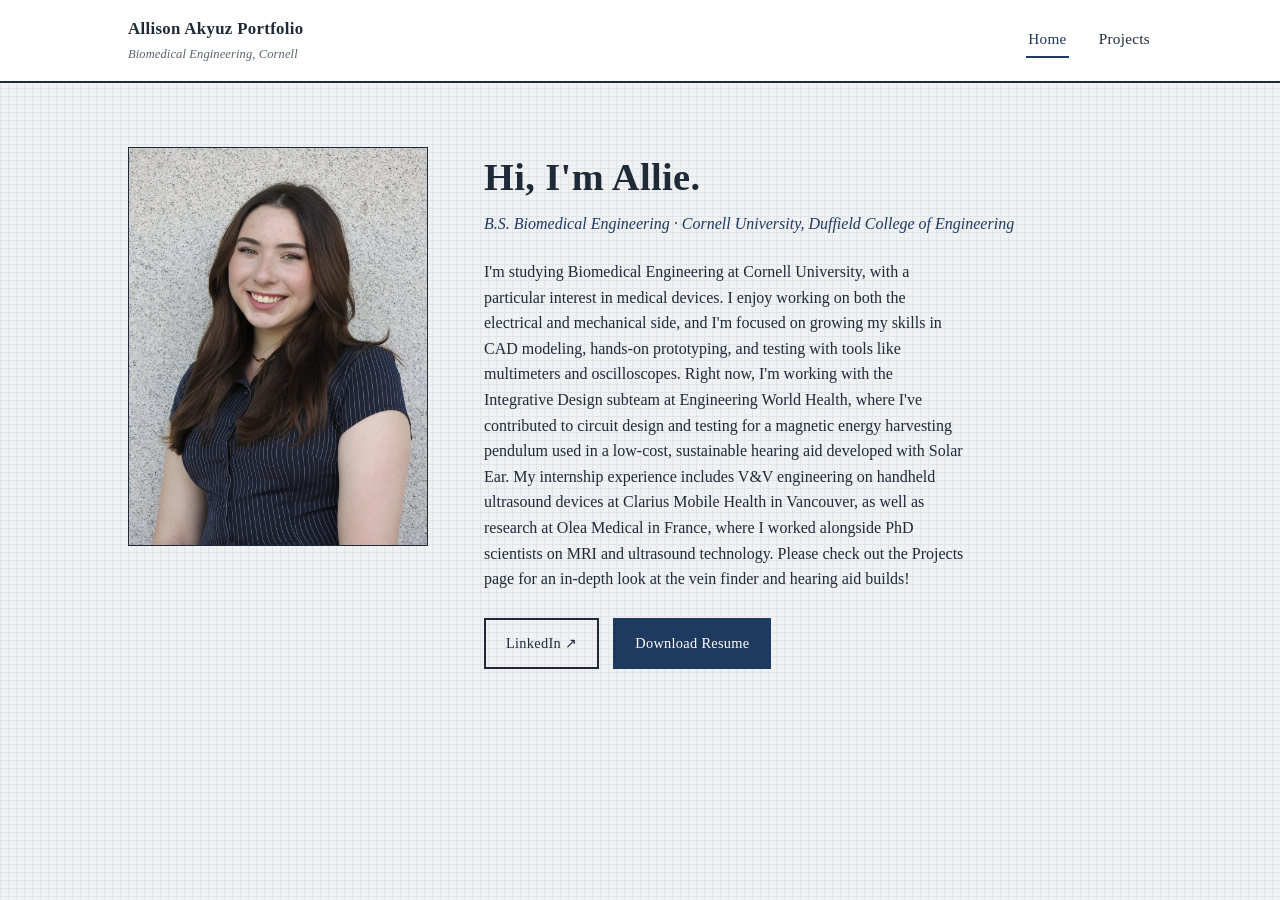
<file: index.html>
<!DOCTYPE html>
<html lang="en">
<head>
<meta charset="UTF-8">
<meta name="viewport" content="width=device-width, initial-scale=1.0">
<title>Allison Akyuz | Biomedical Engineering Portfolio</title>
<meta name="description" content="Biomedical engineering portfolio, Cornell University Duffield College of Engineering.">
<link rel="icon" type="image/png" href="favicon.png">
<link rel="apple-touch-icon" href="assets/favicon/favicon-180.png">
<link rel="stylesheet" href="css/style.css">
</head>
<body>

<header class="site-nav">
  <div class="nav-row">
    <div class="brand">Allison Akyuz Portfolio <small>Biomedical Engineering, Cornell</small></div>
    <nav class="links">
      <a href="index.html" class="active">Home</a>
      <a href="projects.html">Projects</a>
    </nav>
  </div>
</header>

<div class="wrap">

  <section class="hero" style="border-bottom:none;">
    <div>
      <div class="portrait-frame">
        <!--
          REPLACE IMAGE: assets/img/profile/profile.jpg
          Suggested size: portrait orientation, at least 800x1000px, JPG or PNG.
          Until that file exists, the frame below shows a placeholder automatically.
        -->
        <img src="assets/img/profile/profile.jpg"
             alt="Portrait photo"
             data-fallback-label="PORTRAIT PHOTO<br>assets/img/profile/profile.jpg<br><br>800×1000px+, JPG/PNG"
             style="width:100%;display:block;">
      </div>
    </div>

    <div>
      <h1>Hi, I'm Allie.</h1>
      <div class="role">B.S. Biomedical Engineering · Cornell University, Duffield College of Engineering</div>

      <p>
        I'm studying Biomedical Engineering at Cornell University, with a particular interest in
        medical devices. I enjoy working on both the electrical and mechanical side, and I'm
        focused on growing my skills in CAD modeling, hands-on prototyping, and testing with tools
        like multimeters and oscilloscopes. Right now, I'm working with the Integrative Design
        subteam at Engineering World Health, where I've contributed to circuit design and testing
        for a magnetic energy harvesting pendulum used in a low-cost, sustainable hearing aid
        developed with Solar Ear. My internship experience includes V&amp;V engineering on
        handheld ultrasound devices at Clarius Mobile Health in Vancouver, as well as research at
        Olea Medical in France, where I worked alongside PhD scientists on MRI and ultrasound
        technology. Please check out the Projects page for an in-depth look at the vein finder
        and hearing aid builds!
      </p>

      <div class="btn-row">
        <!-- EDIT: replace # with your real LinkedIn URL -->
        <a class="btn" href="https://www.linkedin.com/in/allison-akyuz-b19062280/" target="_blank" rel="noopener">LinkedIn ↗</a>
        <!-- REPLACE FILE: assets/resume/resume.pdf -->
        <a class="btn primary" href="assets/resume/resume.pdf" target="_blank" rel="noopener">Download Resume</a>
      </div>
    </div>
  </section>

</div>

<script src="js/main.js"></script>
</body>
</html>
</file>
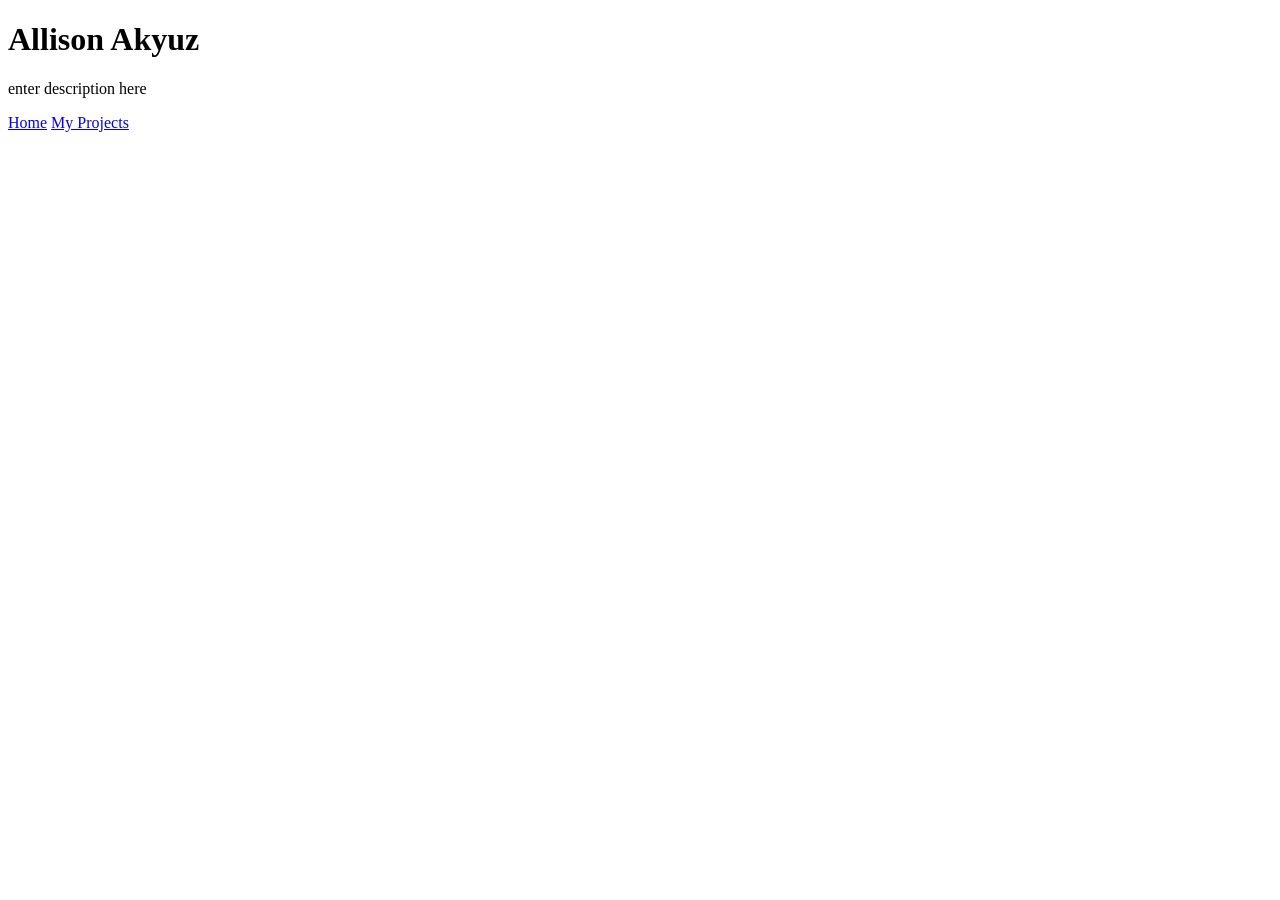
<file: about.html>
<!DOCTYPE html>
<html>
<head>
    <title>Contact Me</title>
</head>
<body>
    <h1>Allison Akyuz</h1>
    <p>enter description here</p>
    <!-- Inside index.html -->
<a href="index.html">Home</a>
<a href="projects.html">My Projects</a>
</body>
</html>
</file>
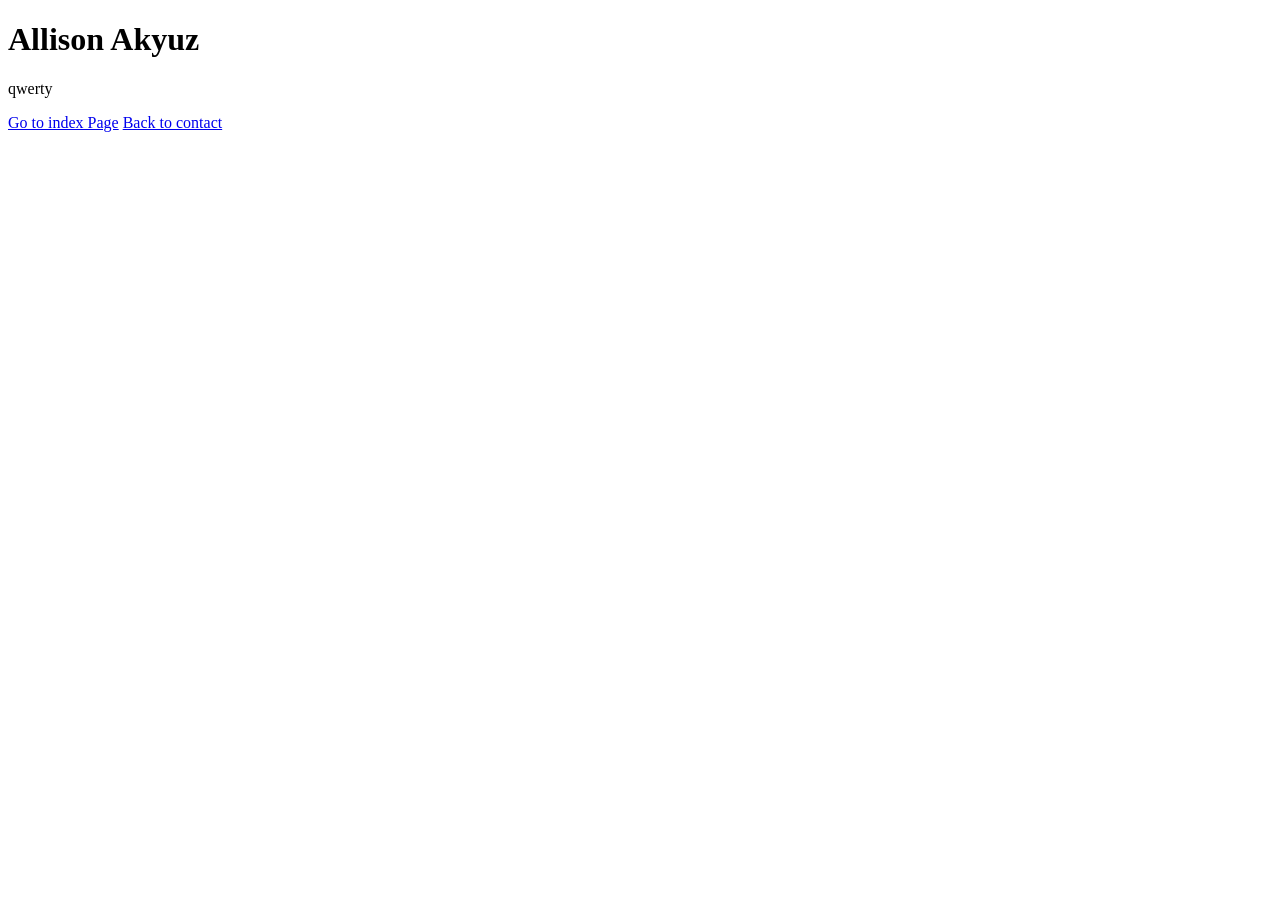
<file: contact.html>
<!DOCTYPE html>
<html>
<head>
    <title>Contact Me</title>
</head>
<body>
    <h1>Allison Akyuz</h1>
    <p>qwerty</p>
    <!-- Inside index.html -->
<a href="index.html">Go to index Page</a>
<a href="contact.html">Back to contact</a>
</body>
</html>
</file>
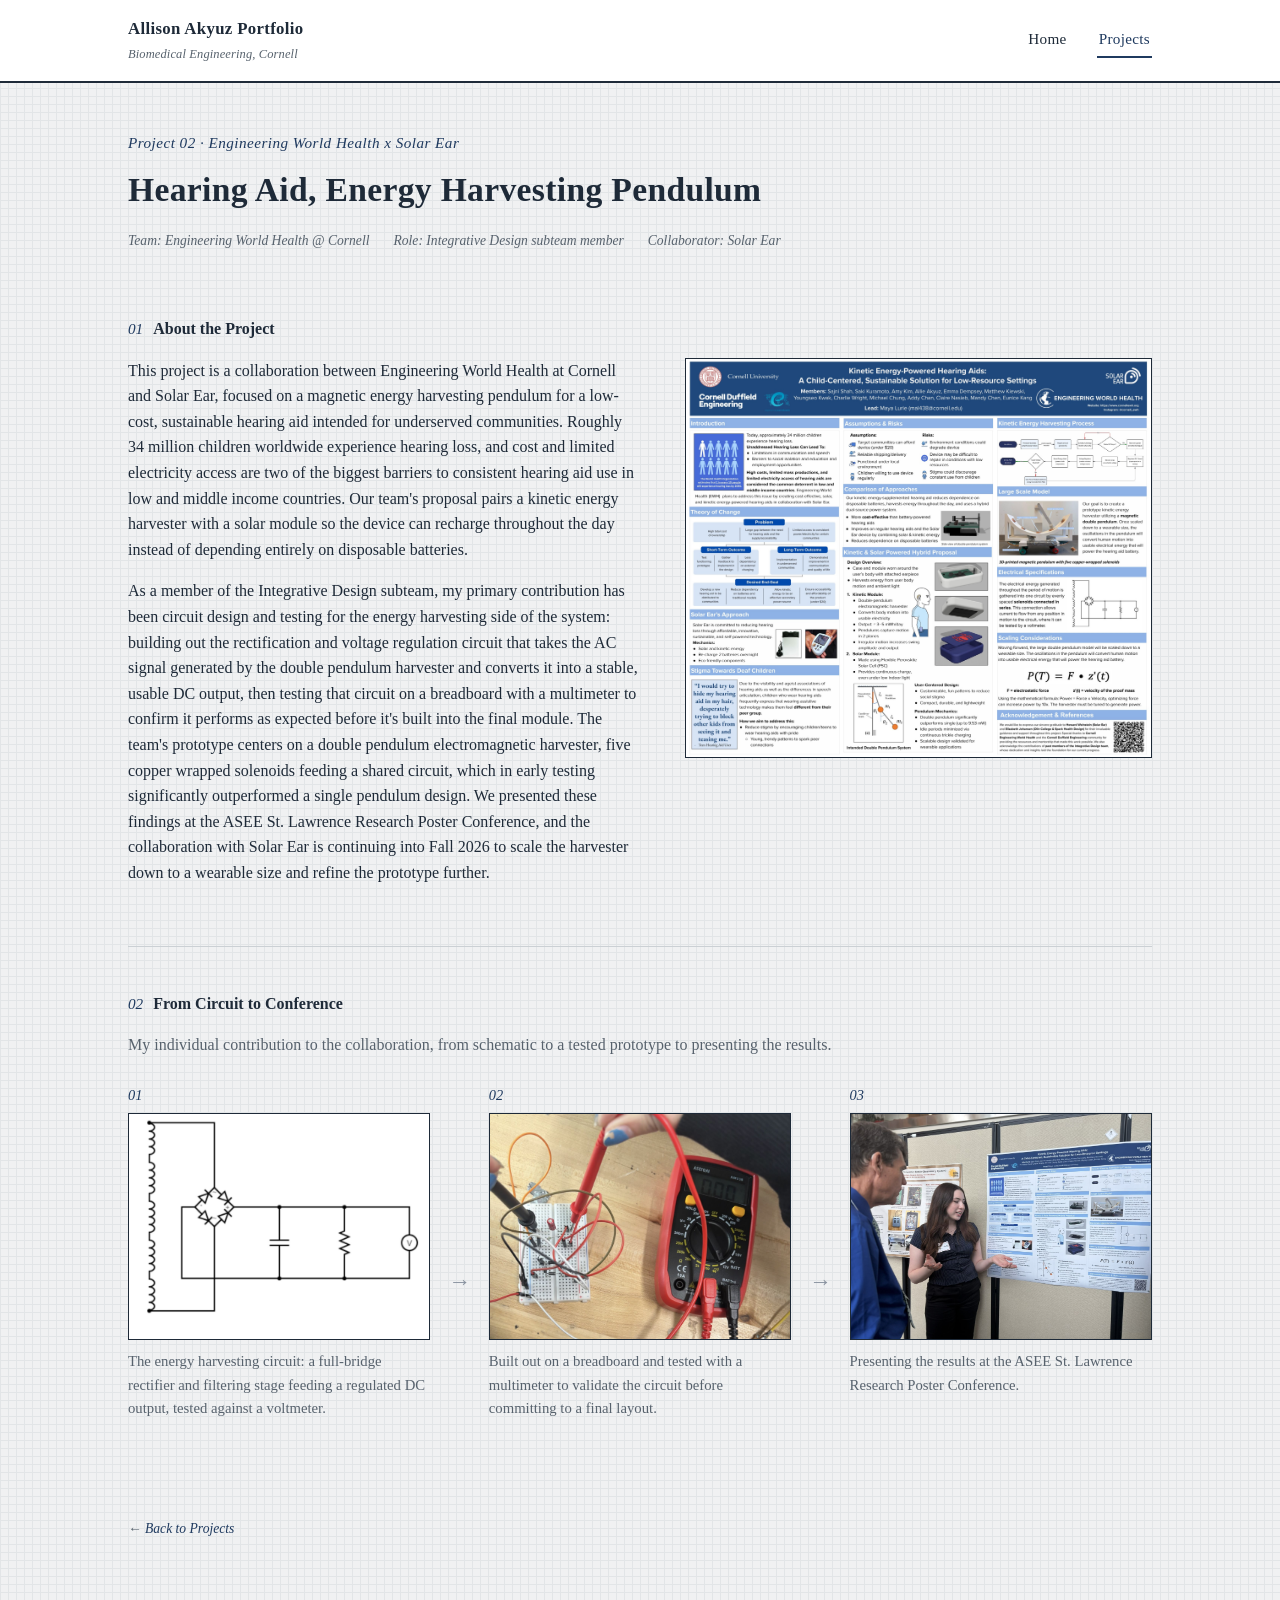
<file: hearing-aid.html>
<!DOCTYPE html>
<html lang="en">
<head>
<meta charset="UTF-8">
<meta name="viewport" content="width=device-width, initial-scale=1.0">
<title>Hearing Aid | Allison Akyuz's BME Portfolio</title>
<link rel="icon" type="image/png" href="favicon.png">
<link rel="apple-touch-icon" href="assets/favicon/favicon-180.png">
<link rel="stylesheet" href="css/style.css">
</head>
<body>

<header class="site-nav">
  <div class="nav-row">
    <div class="brand">Allison Akyuz Portfolio <small>Biomedical Engineering, Cornell</small></div>
    <nav class="links">
      <a href="index.html">Home</a>
      <a href="projects.html" class="active">Projects</a>
    </nav>
  </div>
</header>

<div class="wrap">

  <div class="project-header">
    <span class="eyebrow">Project 02 · Engineering World Health x Solar Ear</span>
    <h1>Hearing Aid, Energy Harvesting Pendulum</h1>
    <div class="meta-row">
      <span>Team: Engineering World Health @ Cornell</span>
      <span>Role: Integrative Design subteam member</span>
      <span>Collaborator: Solar Ear</span>
    </div>
  </div>

  <!-- ============ 1. ABOUT + POSTER, SIDE BY SIDE ============ -->
  <section>
    <span class="section-num">01</span><strong>About the Project</strong>
    <div class="poster-split" style="margin-top:16px;">
      <div class="essay" style="column-count:1;">
        <p>
          This project is a collaboration between Engineering World Health at Cornell and Solar
          Ear, focused on a magnetic energy harvesting pendulum for a low-cost, sustainable
          hearing aid intended for underserved communities. Roughly 34 million children worldwide
          experience hearing loss, and cost and limited electricity access are two of the biggest
          barriers to consistent hearing aid use in low and middle income countries. Our team's
          proposal pairs a kinetic energy harvester with a solar module so the device can recharge
          throughout the day instead of depending entirely on disposable batteries.
        </p>
        <p>
          As a member of the Integrative Design subteam, my primary contribution has been circuit
          design and testing for the energy harvesting side of the system: building out the
          rectification and voltage regulation circuit that takes the AC signal generated by the
          double pendulum harvester and converts it into a stable, usable DC output, then testing
          that circuit on a breadboard with a multimeter to confirm it performs as expected before
          it's built into the final module. The team's prototype centers on a double pendulum
          electromagnetic harvester, five copper wrapped solenoids feeding a shared circuit, which
          in early testing significantly outperformed a single pendulum design. We presented these
          findings at the ASEE St. Lawrence Research Poster Conference, and the collaboration with
          Solar Ear is continuing into Fall 2026 to scale the harvester down to a wearable size and
          refine the prototype further.
        </p>
      </div>
      <div class="poster-frame">
        <img src="assets/img/hearing-aid/poster/poster.jpg"
             alt="Kinetic Energy-Powered Hearing Aids conference poster"
             data-fallback-label="POSTER IMAGE<br>assets/img/hearing-aid/poster/poster.jpg"
             onclick="openLightbox(this.src)">
      </div>
    </div>
  </section>

  <!-- ============ 2. CIRCUIT-TO-CONFERENCE STORY ============ -->
  <section>
    <span class="section-num">02</span><strong>From Circuit to Conference</strong>
    <p style="color:var(--ink-soft);">
      My individual contribution to the collaboration, from schematic to a tested prototype to
      presenting the results.
    </p>
    <div class="story-row">
      <div class="story-step">
        <span class="step-num">01</span>
        <figure>
          <img src="assets/img/hearing-aid/circuits/circuit-1-schematic.jpg"
               alt="Energy harvesting circuit schematic"
               onclick="openLightbox(this.src)">
        </figure>
        <p>The energy harvesting circuit: a full-bridge rectifier and filtering stage feeding a
          regulated DC output, tested against a voltmeter.</p>
      </div>
      <div class="story-arrow">&rarr;</div>
      <div class="story-step">
        <span class="step-num">02</span>
        <figure>
          <img src="assets/img/hearing-aid/circuits/circuit-2-breadboard-testing.jpg"
               alt="Breadboard prototype under multimeter testing"
               onclick="openLightbox(this.src)">
        </figure>
        <p>Built out on a breadboard and tested with a multimeter to validate the circuit before
          committing to a final layout.</p>
      </div>
      <div class="story-arrow">&rarr;</div>
      <div class="story-step">
        <span class="step-num">03</span>
        <figure>
          <img src="assets/img/hearing-aid/presenting/presenting.jpg"
               alt="Presenting the hearing aid poster at the ASEE St. Lawrence Research Poster Conference"
               onclick="openLightbox(this.src)">
        </figure>
        <p>Presenting the results at the ASEE St. Lawrence Research Poster Conference.</p>
      </div>
    </div>
  </section>

  <footer>
    <p class="fine">&larr; <a href="projects.html">Back to Projects</a></p>
  </footer>
</div>

<script src="js/main.js"></script>
</body>
</html>
</file>
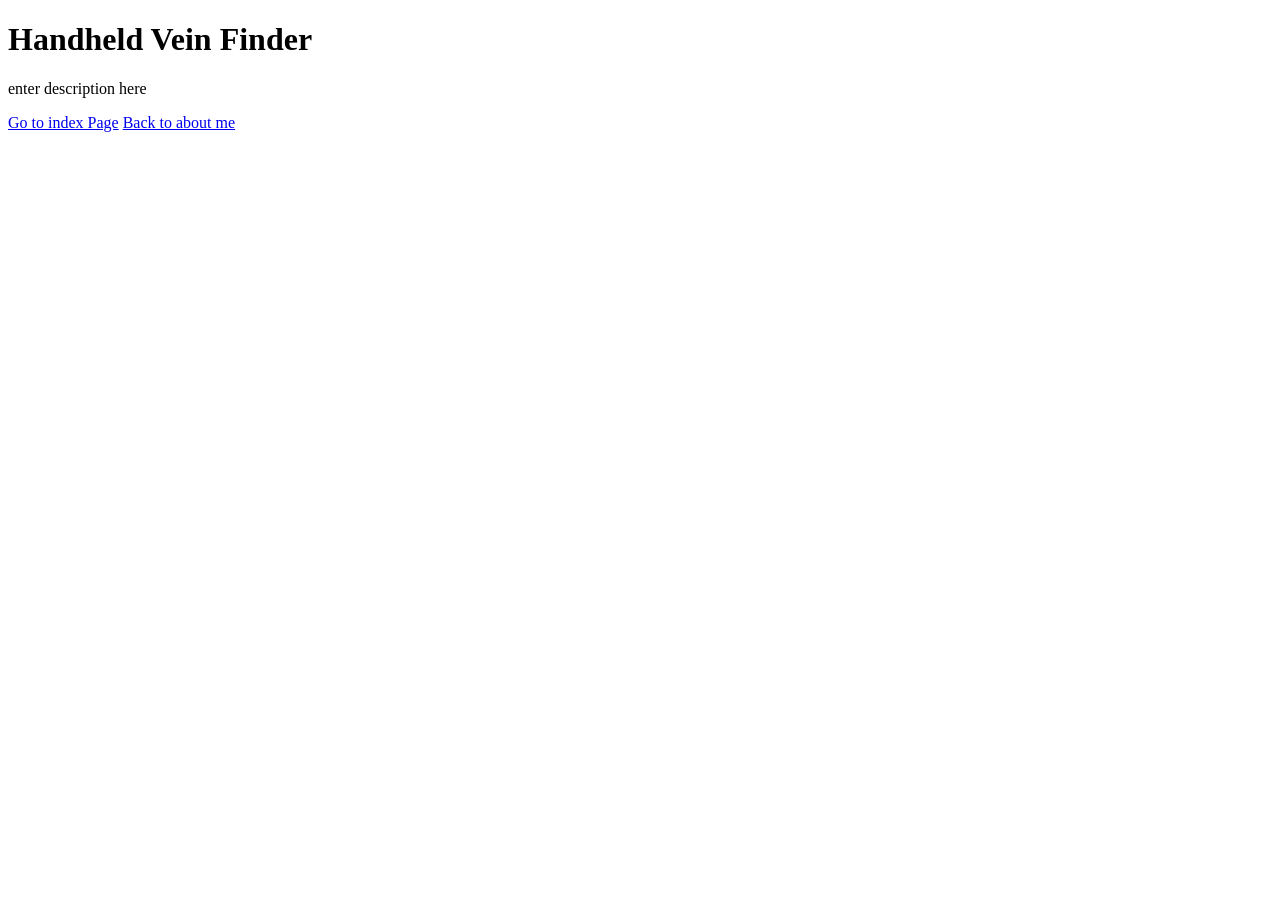
<file: Projects.html>
<!DOCTYPE html>
<html>
<head>
    <title>My Projects</title>
</head>
<body>
    <h1>Handheld Vein Finder</h1>
    <p>enter description here</p>
    <!-- Inside index.html -->
<a href="index.html">Go to index Page</a>
<a href="about.html">Back to about me</a>
</body>
</html>
</file>
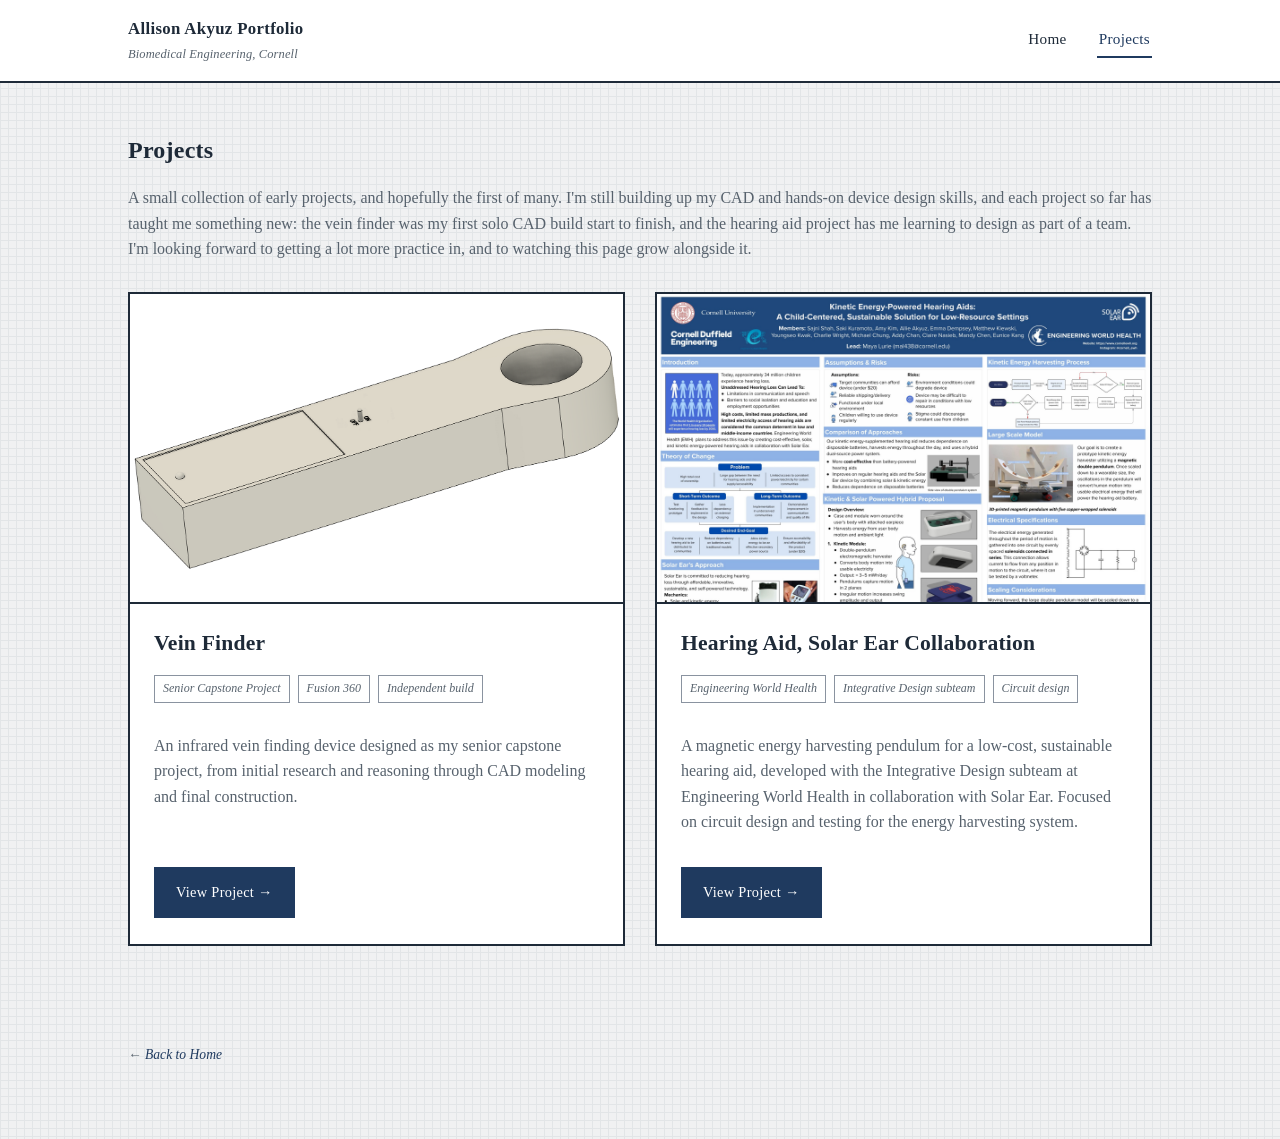
<file: projects.html>
<!DOCTYPE html>
<html lang="en">
<head>
<meta charset="UTF-8">
<meta name="viewport" content="width=device-width, initial-scale=1.0">
<title>Projects | Allison Akyuz's BME Portfolio</title>
<link rel="icon" type="image/png" href="favicon.png">
<link rel="apple-touch-icon" href="assets/favicon/favicon-180.png">
<link rel="stylesheet" href="css/style.css">
</head>
<body>

<header class="site-nav">
  <div class="nav-row">
    <div class="brand">Allison Akyuz Portfolio <small>Biomedical Engineering, Cornell</small></div>
    <nav class="links">
      <a href="index.html">Home</a>
      <a href="projects.html" class="active">Projects</a>
    </nav>
  </div>
</header>

<div class="wrap">

  <section style="border-bottom:none; padding-top:48px;">
    <h1>Projects</h1>
    <p style="color:var(--ink-soft);">
      A small collection of early projects, and hopefully the first of many. I'm still building up
      my CAD and hands-on device design skills, and each project so far has taught me something
      new: the vein finder was my first solo CAD build start to finish, and the hearing aid project
      has me learning to design as part of a team. I'm looking forward to getting a lot more
      practice in, and to watching this page grow alongside it.
    </p>

    <div class="project-grid">

      <!-- ============ VEIN FINDER CARD ============ -->
      <div class="project-card">
        <div class="thumb">
          <img src="assets/img/vein-finder/cad/vein-finder-top-angle.png"
               alt="Vein finder CAD render"
               data-fallback-label="THUMBNAIL<br>assets/img/vein-finder/cad/vein-finder-top-angle.png"
               data-shape="landscape"
               style="width:100%;display:block;object-fit:contain;aspect-ratio:16/10;background:var(--paper-card);">
        </div>
        <div class="card-body">
          <h3>Vein Finder</h3>
          <div class="tag-row">
            <span class="tag">Senior Capstone Project</span>
            <span class="tag">Fusion 360</span>
            <span class="tag">Independent build</span>
          </div>
          <p>An infrared vein finding device designed as my senior capstone project, from initial
            research and reasoning through CAD modeling and final construction.</p>
          <a class="btn primary" href="vein-finder.html">View Project →</a>
        </div>
      </div>

      <!-- ============ HEARING AID CARD ============ -->
      <div class="project-card">
        <div class="thumb">
          <img src="assets/img/hearing-aid/poster/poster.jpg"
               alt="Hearing aid conference poster"
               data-fallback-label="THUMBNAIL<br>assets/img/hearing-aid/poster/poster.jpg"
               data-shape="landscape"
               style="width:100%;display:block;object-fit:cover;aspect-ratio:16/10;object-position:top;">
        </div>
        <div class="card-body">
          <h3>Hearing Aid, Solar Ear Collaboration</h3>
          <div class="tag-row">
            <span class="tag">Engineering World Health</span>
            <span class="tag">Integrative Design subteam</span>
            <span class="tag">Circuit design</span>
          </div>
          <p>A magnetic energy harvesting pendulum for a low-cost, sustainable hearing aid,
            developed with the Integrative Design subteam at Engineering World Health in
            collaboration with Solar Ear. Focused on circuit design and testing for the energy
            harvesting system.</p>
          <a class="btn primary" href="hearing-aid.html">View Project →</a>
        </div>
      </div>

    </div>
  </section>

  <footer>
    <p class="fine">← <a href="index.html">Back to Home</a></p>
  </footer>
</div>

<script src="js/main.js"></script>
</body>
</html>
</file>
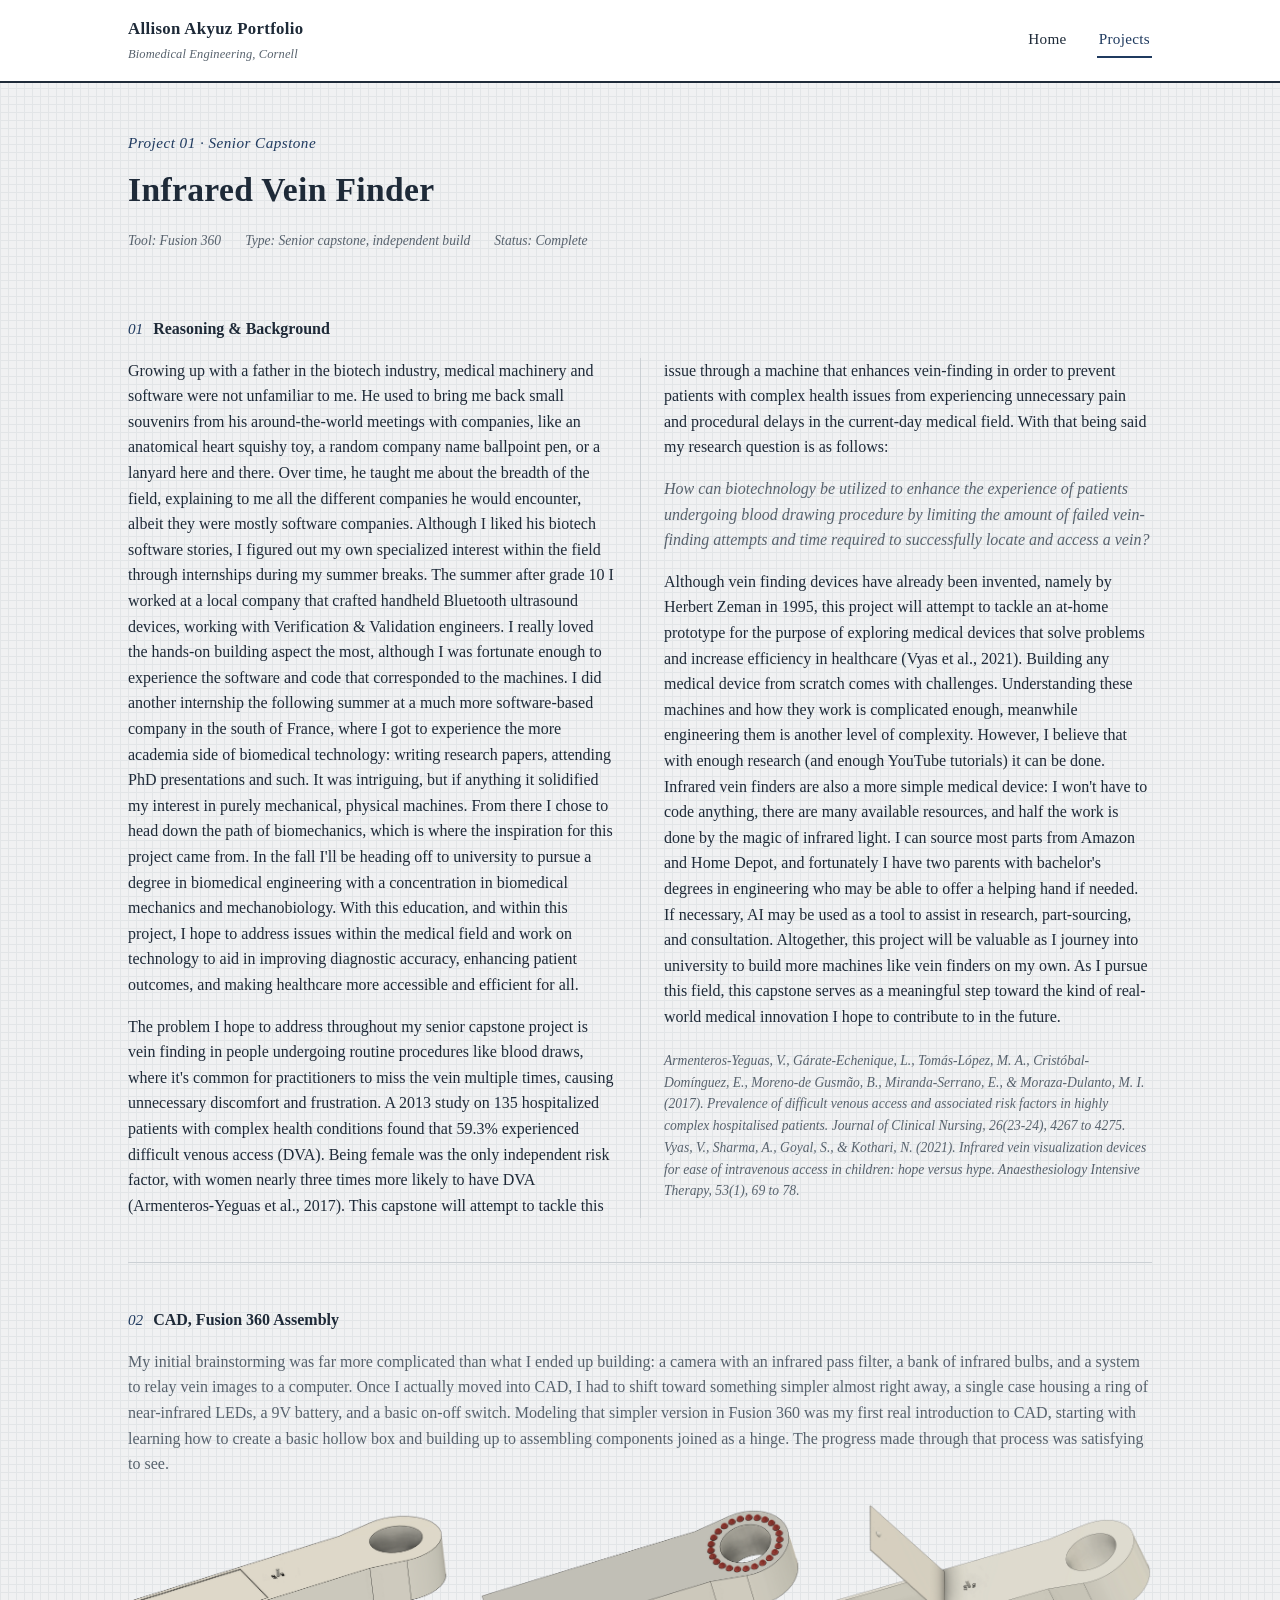
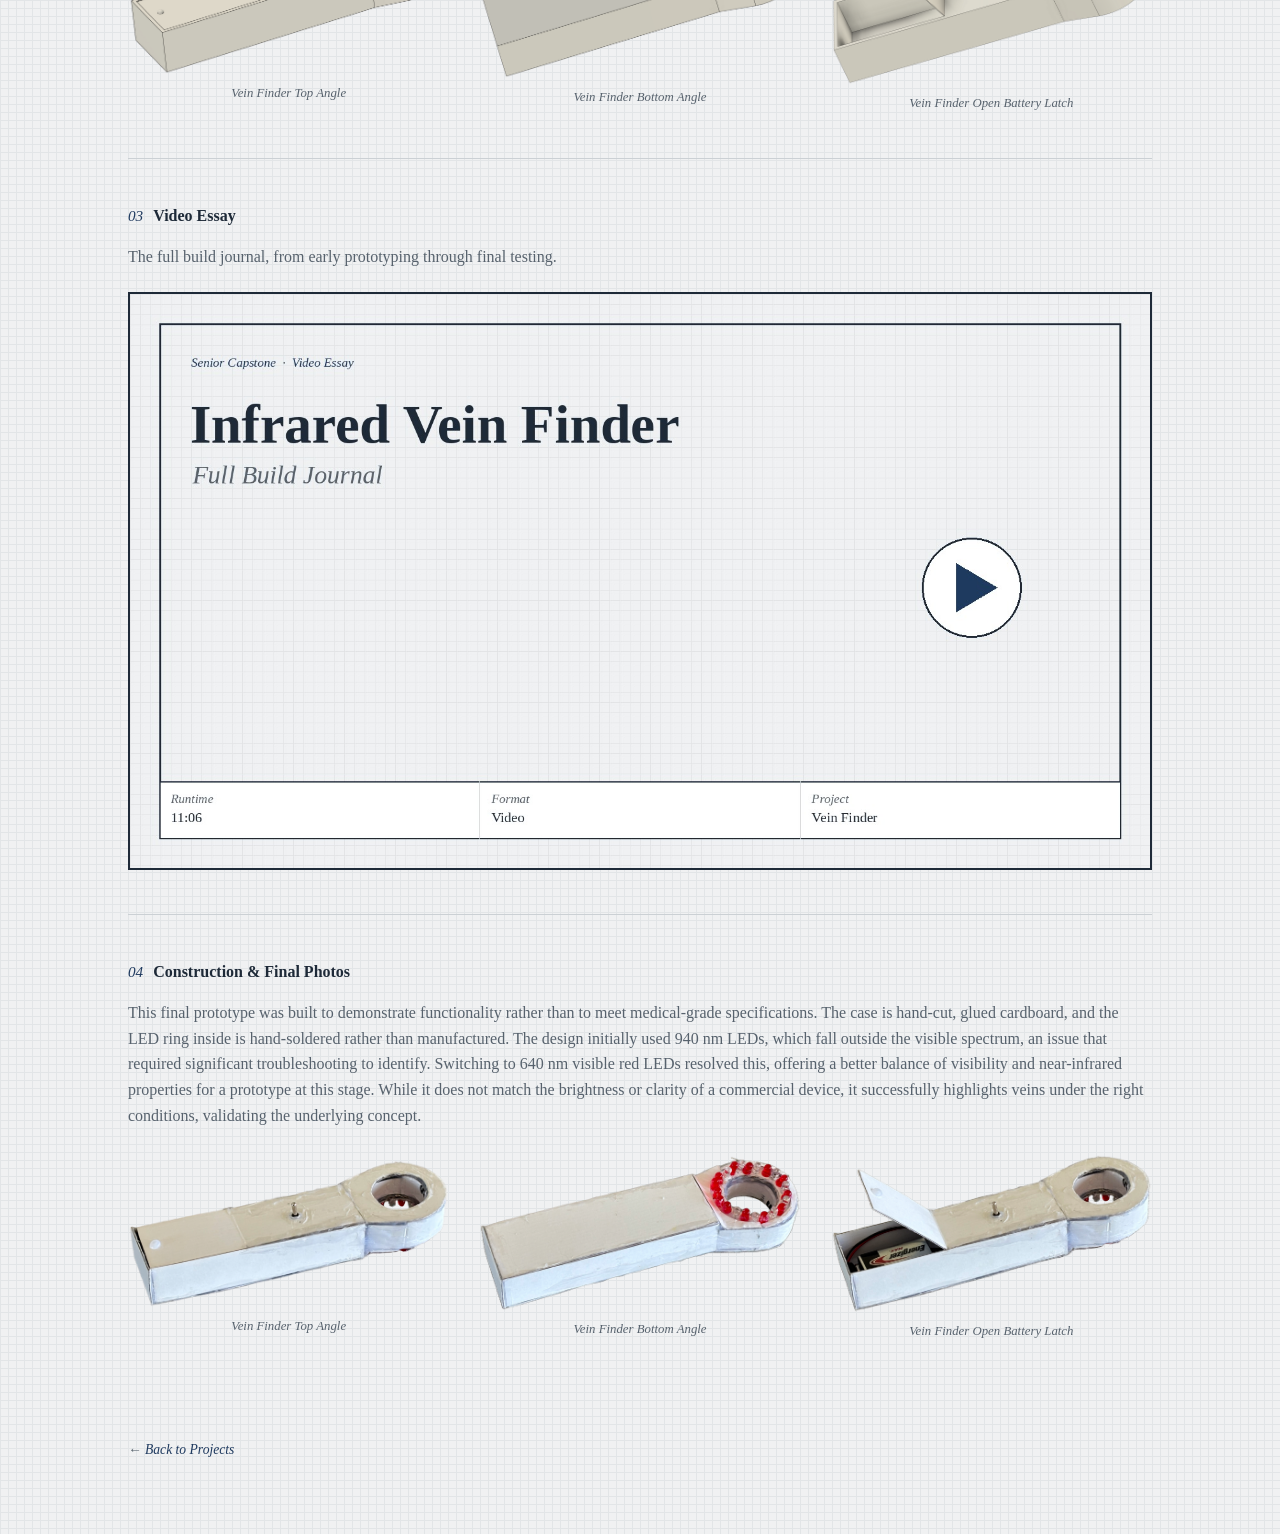
<file: vein-finder.html>
<!DOCTYPE html>
<html lang="en">
<head>
<meta charset="UTF-8">
<meta name="viewport" content="width=device-width, initial-scale=1.0">
<title>Vein Finder | Allison Akyuz's BME Portfolio</title>
<link rel="icon" type="image/png" href="favicon.png">
<link rel="apple-touch-icon" href="assets/favicon/favicon-180.png">
<link rel="stylesheet" href="css/style.css">
</head>
<body>

<header class="site-nav">
  <div class="nav-row">
    <div class="brand">Allison Akyuz Portfolio <small>Biomedical Engineering, Cornell</small></div>
    <nav class="links">
      <a href="index.html">Home</a>
      <a href="projects.html" class="active">Projects</a>
    </nav>
  </div>
</header>

<div class="wrap">

  <div class="project-header">
    <span class="eyebrow">Project 01 · Senior Capstone</span>
    <h1>Infrared Vein Finder</h1>
    <div class="meta-row">
      <span>Tool: Fusion 360</span>
      <span>Type: Senior capstone, independent build</span>
      <span>Status: Complete</span>
    </div>
  </div>

  <!-- ============ 1. REASONING / BACKGROUND ESSAY ============ -->
  <section>
    <span class="section-num">01</span><strong>Reasoning &amp; Background</strong>
    <div class="essay" style="margin-top:16px;">
      <p>
        Growing up with a father in the biotech industry, medical machinery and software were not
        unfamiliar to me. He used to bring me back small souvenirs from his around-the-world
        meetings with companies, like an anatomical heart squishy toy, a random company name
        ballpoint pen, or a lanyard here and there. Over time, he taught me about the breadth of
        the field, explaining to me all the different companies he would encounter, albeit they
        were mostly software companies. Although I liked his biotech software stories, I figured
        out my own specialized interest within the field through internships during my summer
        breaks. The summer after grade 10 I worked at a local company that crafted handheld
        Bluetooth ultrasound devices, working with Verification &amp; Validation engineers. I
        really loved the hands-on building aspect the most, although I was fortunate enough to
        experience the software and code that corresponded to the machines. I did another
        internship the following summer at a much more software-based company in the south of
        France, where I got to experience the more academia side of biomedical technology: writing
        research papers, attending PhD presentations and such. It was intriguing, but if anything
        it solidified my interest in purely mechanical, physical machines. From there I chose to
        head down the path of biomechanics, which is where the inspiration for this project came
        from. In the fall I'll be heading off to university to pursue a degree in biomedical
        engineering with a concentration in biomedical mechanics and mechanobiology. With this
        education, and within this project, I hope to address issues within the medical field and
        work on technology to aid in improving diagnostic accuracy, enhancing patient outcomes, and
        making healthcare more accessible and efficient for all.
      </p>
      <p>
        The problem I hope to address throughout my senior capstone project is vein finding in
        people undergoing routine procedures like blood draws, where it's common for practitioners
        to miss the vein multiple times, causing unnecessary discomfort and frustration. A 2013
        study on 135 hospitalized patients with complex health conditions found that 59.3%
        experienced difficult venous access (DVA). Being female was the only independent risk
        factor, with women nearly three times more likely to have DVA (Armenteros-Yeguas et al.,
        2017). This capstone will attempt to tackle this issue through a machine that enhances
        vein-finding in order to prevent patients with complex health issues from experiencing
        unnecessary pain and procedural delays in the current-day medical field. With that being
        said my research question is as follows:
      </p>
      <p style="font-style:italic;color:var(--ink-soft);">
        How can biotechnology be utilized to enhance the experience of patients undergoing blood
        drawing procedure by limiting the amount of failed vein-finding attempts and time required
        to successfully locate and access a vein?
      </p>
      <p>
        Although vein finding devices have already been invented, namely by Herbert Zeman in 1995,
        this project will attempt to tackle an at-home prototype for the purpose of exploring
        medical devices that solve problems and increase efficiency in healthcare (Vyas et al.,
        2021). Building any medical device from scratch comes with challenges. Understanding these
        machines and how they work is complicated enough, meanwhile engineering them is another
        level of complexity. However, I believe that with enough research (and enough YouTube
        tutorials) it can be done. Infrared vein finders are also a more simple medical device: I
        won't have to code anything, there are many available resources, and half the work is done
        by the magic of infrared light. I can source most parts from Amazon and Home Depot, and
        fortunately I have two parents with bachelor's degrees in engineering who may be able to
        offer a helping hand if needed. If necessary, AI may be used as a tool to assist in
        research, part-sourcing, and consultation. Altogether, this project will be valuable as I
        journey into university to build more machines like vein finders on my own. As I pursue
        this field, this capstone serves as a meaningful step toward the kind of real-world medical
        innovation I hope to contribute to in the future.
      </p>
      <p style="font-size:.85rem; font-style:italic; color:var(--ink-soft); margin-top:1.5em;">
        Armenteros-Yeguas, V., Gárate-Echenique, L., Tomás-López, M. A., Cristóbal-Domínguez, E.,
        Moreno-de Gusmão, B., Miranda-Serrano, E., &amp; Moraza-Dulanto, M. I. (2017). Prevalence of
        difficult venous access and associated risk factors in highly complex hospitalised
        patients. Journal of Clinical Nursing, 26(23-24), 4267 to 4275.<br>
        Vyas, V., Sharma, A., Goyal, S., &amp; Kothari, N. (2021). Infrared vein visualization
        devices for ease of intravenous access in children: hope versus hype. Anaesthesiology
        Intensive Therapy, 53(1), 69 to 78.
      </p>
    </div>
  </section>

  <!-- ============ 2. CAD GALLERY ============ -->
  <section>
    <span class="section-num">02</span><strong>CAD, Fusion 360 Assembly</strong>
    <p style="color:var(--ink-soft);">
      My initial brainstorming was far more complicated than what I ended up building: a camera
      with an infrared pass filter, a bank of infrared bulbs, and a system to relay vein images to
      a computer. Once I actually moved into CAD, I had to shift toward something simpler almost
      right away, a single case housing a ring of near-infrared LEDs, a 9V battery, and a basic
      on-off switch. Modeling that simpler version in Fusion 360 was my first real introduction to
      CAD, starting with learning how to create a basic hollow box and building up to assembling
      components joined as a hinge. The progress made through that process was satisfying to see.
    </p>
    <div class="cad-gallery" id="cad-gallery"></div>
  </section>

  <!-- ============ 3. VIDEO ESSAY ============ -->
  <section>
    <span class="section-num">03</span><strong>Video Essay</strong>
    <p style="color:var(--ink-soft);">
      The full build journal, from early prototyping through final testing.
    </p>
    <div class="video-frame">
      <div id="video-facade" style="position:relative;cursor:pointer;" onclick="loadYouTubeVideo()">
        <img src="assets/img/vein-finder/construction/video-cover.jpg"
             alt="Video cover, click to play"
             style="width:100%;display:block;">
      </div>
    </div>
  </section>

  <!-- ============ 4. CONSTRUCTION / FINAL PHOTOS ============ -->
  <section>
    <span class="section-num">04</span><strong>Construction &amp; Final Photos</strong>
    <p style="color:var(--ink-soft);">
      This final prototype was built to demonstrate functionality rather than to meet
      medical-grade specifications. The case is hand-cut, glued cardboard, and the LED ring inside
      is hand-soldered rather than manufactured. The design initially used 940 nm LEDs, which fall
      outside the visible spectrum, an issue that required significant troubleshooting to
      identify. Switching to 640 nm visible red LEDs resolved this, offering a better balance of
      visibility and near-infrared properties for a prototype at this stage. While it does not
      match the brightness or clarity of a commercial device, it successfully highlights veins
      under the right conditions, validating the underlying concept.
    </p>
    <div class="cad-gallery" id="construction-gallery"></div>
  </section>

  <footer>
    <p class="fine">&larr; <a href="projects.html">Back to Projects</a></p>
  </footer>
</div>

<script src="js/main.js"></script>
<script>
  const YOUTUBE_VIDEO_ID = 'tx3O-ITIxTI';
  function loadYouTubeVideo(){
    const facade = document.getElementById('video-facade');
    facade.outerHTML = `<iframe width="100%" height="100%" style="aspect-ratio:16/9;display:block;"
      src="https://www.youtube.com/embed/${YOUTUBE_VIDEO_ID}?autoplay=1&rel=0"
      title="Vein Finder Full Build Journal" frameborder="0"
      allow="accelerometer; autoplay; clipboard-write; encrypted-media; gyroscope; picture-in-picture"
      allowfullscreen></iframe>`;
  }
</script>
<script>
  // ---- EDIT THESE TWO LISTS to add/remove/reorder images. ----
  // Files go in the matching folder; filenames here must match exactly.
  const caseAngles = [
    'vein-finder-top-angle.png',
    'vein-finder-bottom-angle.png',
    'vein-finder-open-battery-latch.png'
  ];
  const constructionPhotos = [
    'vein-finder-top-angle.png',
    'vein-finder-bottom-angle.png',
    'vein-finder-open-battery-latch.png'
  ];

  buildCadGallery('cad-gallery', 'assets/img/vein-finder/cad/', caseAngles);
  buildCadGallery('construction-gallery', 'assets/img/vein-finder/construction/', constructionPhotos);
</script>
</body>
</html>
</file>
<file: css/style.css>
/* ============================================================
   BME PORTFOLIO — "SPEC SHEET" THEME
   Palette + type + layout tokens live at the top. Change the
   variables below to retint the whole site.

   v3 update: full palette swap to greys/whites/deep navy (pulled
   from the headshot's stone wall + navy pinstripe), font unified
   to a single Times New Roman stack everywhere (no more mixed
   monospace labels), background grid tightened further, and the
   bottom title-block strip removed from the two project detail
   pages per feedback.
   ============================================================ */

:root{
  /* -- grey / white / navy palette -------------------------------- */
  --paper:      #F0F1F2;   /* base background, light grey            */
  --paper-card: #FFFFFF;   /* card / panel surface, pure white        */
  --ink:        #1E2A38;   /* primary text, deep navy-black           */
  --ink-soft:   #57626D;   /* secondary text, slate grey              */
  --line:       #CBD0D4;   /* grid / hairline rules                  */
  --line-faint: #E2E5E7;   /* very faint grid                        */
  --copper:     #1F3A5F;   /* accent, deep navy blue                 */
  --copper-dark:#132842;   /* accent hover / pressed                 */
  --tan:        #8A93A0;   /* tertiary accent, cool grey-blue         */

  --radius: 2px;
  --max-w: 1080px;
}

*{ box-sizing: border-box; }
html{ scroll-behavior: smooth; }

body{
  margin:0;
  background:
    linear-gradient(var(--line-faint) 1px, transparent 1px) 0 0/100% 8px,
    linear-gradient(90deg, var(--line-faint) 1px, transparent 1px) 0 0/8px 100%,
    var(--paper);
  color: var(--ink);
  font-family: 'Times New Roman', Times, Georgia, serif;
  font-size: 16px;
  line-height: 1.6;
  -webkit-font-smoothing: antialiased;
}

a{ color: var(--copper); text-decoration: none; }
a:hover{ color: var(--copper-dark); text-decoration: underline; }

h1,h2,h3{
  font-family: 'Times New Roman', Times, Georgia, serif;
  color: var(--ink);
  margin: 0 0 .4em;
  letter-spacing: .01em;
}

.eyebrow{
  font-family: 'Times New Roman', Times, Georgia, serif;
  font-style: italic;
  font-size: .95rem;
  letter-spacing: .03em;
  color: var(--copper);
  display: block;
  margin-bottom: .5rem;
}

.wrap{
  max-width: var(--max-w);
  margin: 0 auto;
  padding: 0 28px;
}

/* ---------------------------------------------------------------
   NAV — styled like a drafting title strip
   --------------------------------------------------------------- */
header.site-nav{
  border-bottom: 2px solid var(--ink);
  background: var(--paper-card);
}
.nav-row{
  max-width: var(--max-w);
  margin: 0 auto;
  padding: 16px 28px;
  display:flex;
  align-items:center;
  justify-content:space-between;
}
.brand{
  font-weight:bold;
  font-size:1.05rem;
  letter-spacing:.02em;
  color: var(--ink);
}
.brand small{
  display:block;
  font-weight:normal;
  font-style: italic;
  font-size:.78rem;
  color: var(--ink-soft);
  letter-spacing:.01em;
  margin-top:2px;
}
nav.links{ display:flex; gap:28px; }
nav.links a{
  font-size:.95rem;
  letter-spacing:.02em;
  color: var(--ink);
  padding: 4px 2px;
  border-bottom: 2px solid transparent;
}
nav.links a:hover, nav.links a.active{
  color: var(--copper);
  border-bottom-color: var(--copper);
  text-decoration:none;
}

/* ---------------------------------------------------------------
   TITLE BLOCK — signature element on Home + Projects.
   Mimics the metadata box found on real engineering drawings
   (name / project / scale / sheet / rev / date).
   --------------------------------------------------------------- */
.title-block{
  border: 2px solid var(--ink);
  background: var(--paper-card);
  display: grid;
  grid-template-columns: repeat(4, 1fr);
  font-size:.85rem;
  margin: 40px 0 0;
}
.title-block .cell{
  padding: 10px 14px;
  border-right: 1px solid var(--line);
  border-top: 1px solid var(--line);
}
.title-block .cell:last-child{ border-right:none; }
.title-block .cell .label{
  display:block;
  color: var(--ink-soft);
  font-style: italic;
  font-size:.72rem;
  margin-bottom:3px;
}
.title-block .cell .value{ color: var(--ink); }

@media (max-width: 640px){
  .title-block{ grid-template-columns: repeat(2,1fr); }
}

/* ---------------------------------------------------------------
   HERO (home page)
   --------------------------------------------------------------- */
.hero{
  padding: 64px 0 24px;
  display:grid;
  grid-template-columns: 300px 1fr;
  gap: 56px;
  align-items:start;
}
@media (max-width: 780px){
  .hero{ grid-template-columns: 1fr; }
}

.portrait-frame{
  border: 1px solid var(--ink);
}
.portrait-frame .frame-label{
  font-size:.78rem;
  font-style: italic;
  color: var(--ink-soft);
  padding: 6px 0 0;
}

.placeholder-img{
  width:100%;
  aspect-ratio: 4/5;
  display:flex;
  align-items:center;
  justify-content:center;
  text-align:center;
  border: 1px dashed var(--ink-soft);
  background: var(--paper-card);
  color: var(--ink-soft);
  font-size:.85rem;
  padding: 14px;
  line-height:1.5;
}
.placeholder-img.landscape{ aspect-ratio: 16/10; }
.placeholder-img.wide{ aspect-ratio: 21/9; }
.placeholder-img.square{ aspect-ratio: 1/1; }

.hero h1{ font-size: 2.4rem; margin-bottom:.2rem; }
.hero .role{
  font-style: italic;
  font-size:1rem;
  color: var(--copper);
  margin-bottom: 22px;
}
.hero p{ max-width: 60ch; color: var(--ink); }

.btn-row{ display:flex; gap:14px; margin-top: 26px; flex-wrap:wrap; }
.btn{
  font-size:.9rem;
  letter-spacing:.02em;
  padding: 12px 20px;
  border: 2px solid var(--ink);
  color: var(--ink);
  background: transparent;
  transition: all .15s ease;
}
.btn:hover{
  background: var(--ink);
  color: var(--paper);
  text-decoration:none;
}
.btn.primary{
  background: var(--copper);
  border-color: var(--copper);
  color: var(--paper-card);
}
.btn.primary:hover{ background: var(--copper-dark); border-color: var(--copper-dark); }

/* ---------------------------------------------------------------
   SECTIONS
   --------------------------------------------------------------- */
section{ padding: 44px 0; border-bottom: 1px solid var(--line); }
section:last-of-type{ border-bottom:none; }

.section-num{
  font-style: italic;
  color: var(--copper);
  font-size:.95rem;
  margin-right: 10px;
}

/* ---------------------------------------------------------------
   PROJECT CARDS (projects.html)
   --------------------------------------------------------------- */
.project-grid{
  display:grid;
  grid-template-columns: 1fr 1fr;
  gap: 30px;
  margin-top: 30px;
}
@media (max-width: 780px){
  .project-grid{ grid-template-columns: 1fr; }
}

.project-card{
  border: 2px solid var(--ink);
  background: var(--paper-card);
  display:flex;
  flex-direction:column;
  overflow:hidden;
  transition: transform .15s ease, box-shadow .15s ease;
}
.project-card:hover{
  transform: translateY(-3px);
  box-shadow: 6px 6px 0 var(--copper);
}
.project-card .thumb{ border-bottom: 2px solid var(--ink); }
.project-card .card-body{ padding: 22px 24px 26px; flex:1; display:flex; flex-direction:column; }
.project-card h3{ font-size:1.35rem; }
.project-card .tag-row{ display:flex; gap:8px; flex-wrap:wrap; margin: 6px 0 14px; }
.tag{
  font-size:.75rem;
  font-style: italic;
  border: 1px solid var(--tan);
  color: var(--ink-soft);
  padding: 3px 8px;
}
.project-card p{ color: var(--ink-soft); flex:1; }
.project-card .btn{ align-self:flex-start; margin-top: 16px; }

/* ---------------------------------------------------------------
   PROJECT DETAIL PAGES
   --------------------------------------------------------------- */
.project-header{ padding: 48px 0 20px; }
.project-header h1{ font-size: 2.1rem; }
.meta-row{
  display:flex;
  gap: 24px;
  flex-wrap:wrap;
  font-style: italic;
  font-size:.85rem;
  color: var(--ink-soft);
  margin-top: 10px;
}

/* essay reads across most of the page width instead of a narrow
   single column; on wide screens it splits into two newspaper-style
   columns so long text doesn't read as one tall wall */
.essay{ max-width: 100%; }
.essay p{ margin: 0 0 1em; }
@media (min-width: 900px){
  .essay{
    column-count: 2;
    column-gap: 48px;
    column-rule: 1px solid var(--line);
  }
  .essay p:first-of-type{ margin-top: 0; }
}
.essay-placeholder{
  border: 1px dashed var(--ink-soft);
  padding: 20px 22px;
  font-size:.9rem;
  color: var(--ink-soft);
  background: var(--paper-card);
  white-space: pre-line;
}

/* gallery grid — populated by JS from a filename array so adding
   images never requires touching markup, only the array + files */
.gallery{
  display:grid;
  grid-template-columns: repeat(auto-fill, minmax(230px, 1fr));
  gap: 18px;
  margin-top: 22px;
}
.gallery figure{ margin:0; border: 1px solid var(--ink); background: var(--paper-card); }
.gallery img{
  display:block;
  width:100%;
  aspect-ratio: 4/3;
  object-fit: cover;
  cursor: zoom-in;
}
.gallery figcaption{
  font-size:.8rem;
  font-style: italic;
  padding: 8px 10px;
  border-top: 1px solid var(--line);
  color: var(--ink-soft);
}

/* CAD gallery variant: transparent-background renders shown on a
   plain surface (no card border/crop) so they read as drawings, not
   photos in frames */
.cad-gallery{
  display:grid;
  grid-template-columns: repeat(auto-fit, minmax(320px, 1fr));
  gap: 30px;
  margin-top: 26px;
  align-items:center;
}
.cad-gallery figure{ margin:0; text-align:center; cursor:zoom-in; }
.cad-gallery img{ width:100%; height:auto; display:block; }
.cad-gallery figcaption{
  font-size:.8rem;
  font-style: italic;
  color: var(--ink-soft);
  margin-top:8px;
}

.video-frame{
  border: 2px solid var(--ink);
  background:#0B121C;
  margin-top: 22px;
}
.video-frame video{ display:block; width:100%; }

/* lightbox */
.lightbox{
  position:fixed; inset:0; background: rgba(20,26,34,.9);
  display:none; align-items:center; justify-content:center;
  z-index: 999; padding: 40px; cursor: zoom-out;
}
.lightbox.open{ display:flex; }
.lightbox img{ max-width:100%; max-height:100%; border: 3px solid var(--paper); }

/* ---------------------------------------------------------------
   HEARING AID: poster-beside-text layout + circuit/presenting story
   --------------------------------------------------------------- */
.poster-split{
  display:grid;
  grid-template-columns: 1.1fr 1fr;
  gap: 44px;
  align-items:start;
}
@media (max-width: 860px){
  .poster-split{ grid-template-columns: 1fr; }
}
.poster-split .poster-frame{ border: 1px solid var(--ink); }
.poster-split .poster-frame img{ display:block; width:100%; cursor: zoom-in; }

.story-row{
  display:grid;
  grid-template-columns: 1fr auto 1fr auto 1fr;
  gap: 18px;
  align-items:start;
  margin-top: 26px;
}
@media (max-width: 900px){
  .story-row{ grid-template-columns: 1fr; }
  .story-arrow{ display:none; }
}
.story-step{ text-align:left; }
.story-step .step-num{
  font-style: italic;
  color: var(--copper);
  font-size:.9rem;
  display:block;
  margin-bottom:6px;
}
.story-step figure{ margin:0; border: 1px solid var(--ink); background: var(--paper-card); }
.story-step img{ display:block; width:100%; aspect-ratio: 4/3; object-fit:cover; cursor:zoom-in; }
.story-step p{ margin: 10px 0 0; font-size:.92rem; color: var(--ink-soft); }
.story-arrow{
  align-self:center;
  color: var(--tan);
  font-size:1.4rem;
  padding-top: 60px;
}

/* ---------------------------------------------------------------
   FOOTER
   --------------------------------------------------------------- */
footer{ padding: 40px 0 60px; }
footer .fine{
  font-style: italic;
  font-size:.85rem;
  color: var(--ink-soft);
}

/* focus visibility, accessibility floor */
a:focus-visible, button:focus-visible{
  outline: 2px solid var(--copper);
  outline-offset: 2px;
}
@media (prefers-reduced-motion: reduce){
  *{ transition: none !important; scroll-behavior:auto !important; }
}
</file>
